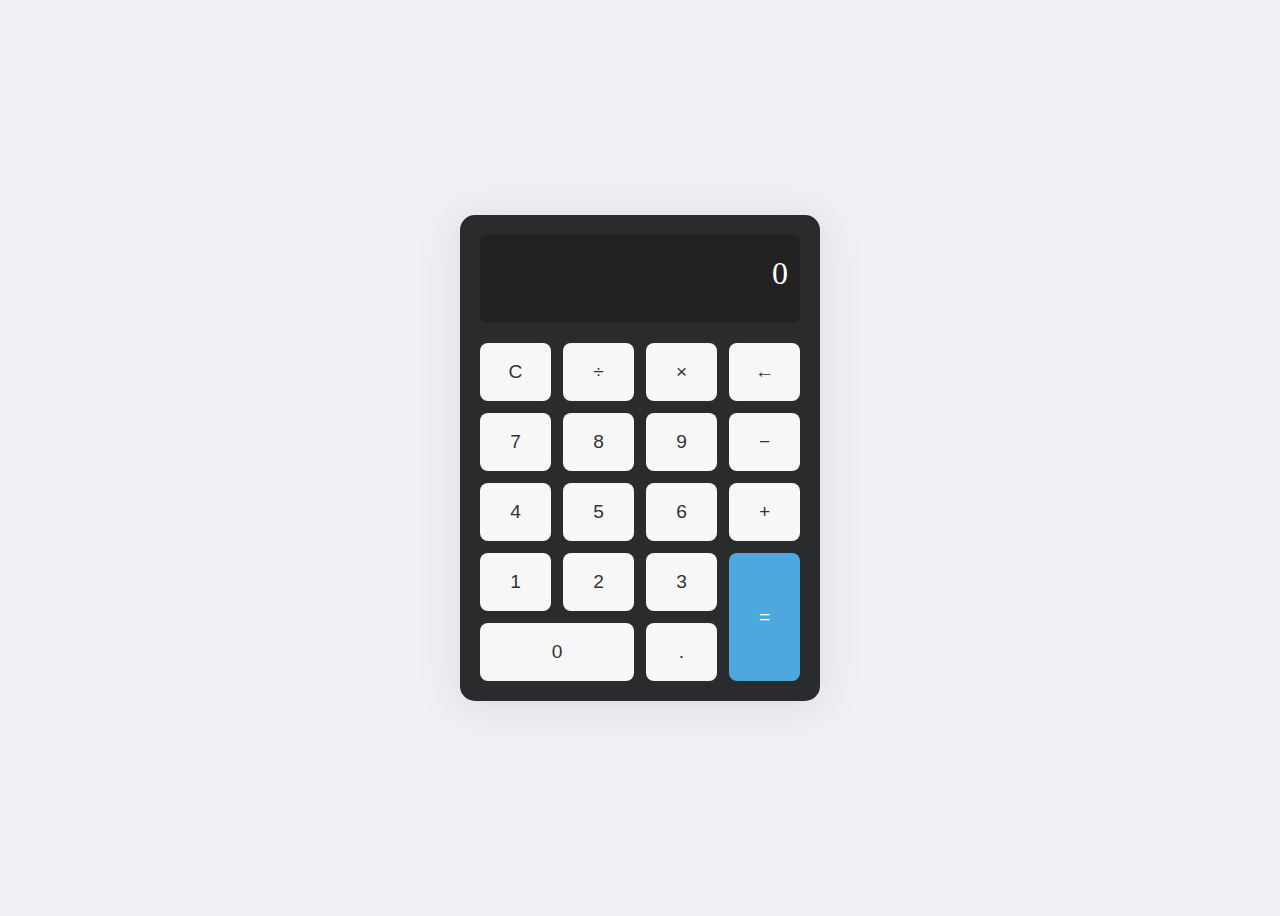
<file: Cal 2.0/index.html>
<!DOCTYPE html>
<html lang="en">
<head>
  <meta charset="UTF-8">
  <title>Basic Calculator</title>
  <link rel="stylesheet" href="style.css">
</head>
<body>
  <div class="calculator">
    <div class="display" id="display">0</div>
    <div class="buttons">
      <button data-action="clear">C</button>
      <button data-action="divide">÷</button>
      <button data-action="multiply">×</button>
      <button data-action="backspace">←</button>
      <button data-number="7">7</button>
      <button data-number="8">8</button>
      <button data-number="9">9</button>
      <button data-action="subtract">−</button>
      <button data-number="4">4</button>
      <button data-number="5">5</button>
      <button data-number="6">6</button>
      <button data-action="add">+</button>
      <button data-number="1">1</button>
      <button data-number="2">2</button>
      <button data-number="3">3</button>
      <button data-action="equals">=</button>
      <button data-number="0" class="zero">0</button>
      <button data-action="decimal">.</button>
    </div>
  </div>
  <script src="script.js"></script>
</body>
</html>
</file>
<file: Cal 2.0/style.css>
/* styles.css */
body {
  display: flex;
  justify-content: center;
  align-items: center;
  height: 100vh;
  background: #f0f1f6;
}

.calculator {
  background: #292b2c;
  border-radius: 15px;
  box-shadow: 0 4px 40px #75757530;
  padding: 20px;
  width: 320px;
}

.display {
  background: #222;
  color: #fff;
  font-size: 2rem;
  padding: 20px 10px;
  border-radius: 8px;
  text-align: right;
  margin-bottom: 20px;
  min-height: 48px;
  letter-spacing: 2px;
}

.buttons {
  display: grid;
  grid-template-columns: repeat(4, 1fr);
  gap: 12px;
}

button {
  padding: 18px;
  font-size: 1.2rem;
  border: none;
  border-radius: 8px;
  background: #f7f7f7;
  color: #333;
  cursor: pointer;
  transition: background 0.2s;
}

button:active {
  background: #d1d1d1;
}

button[data-action="equals"] {
  grid-row: span 2;
  background: #4ea8de;
  color: #fff;
}

button.zero {
  grid-column: span 2;
}
</file>
